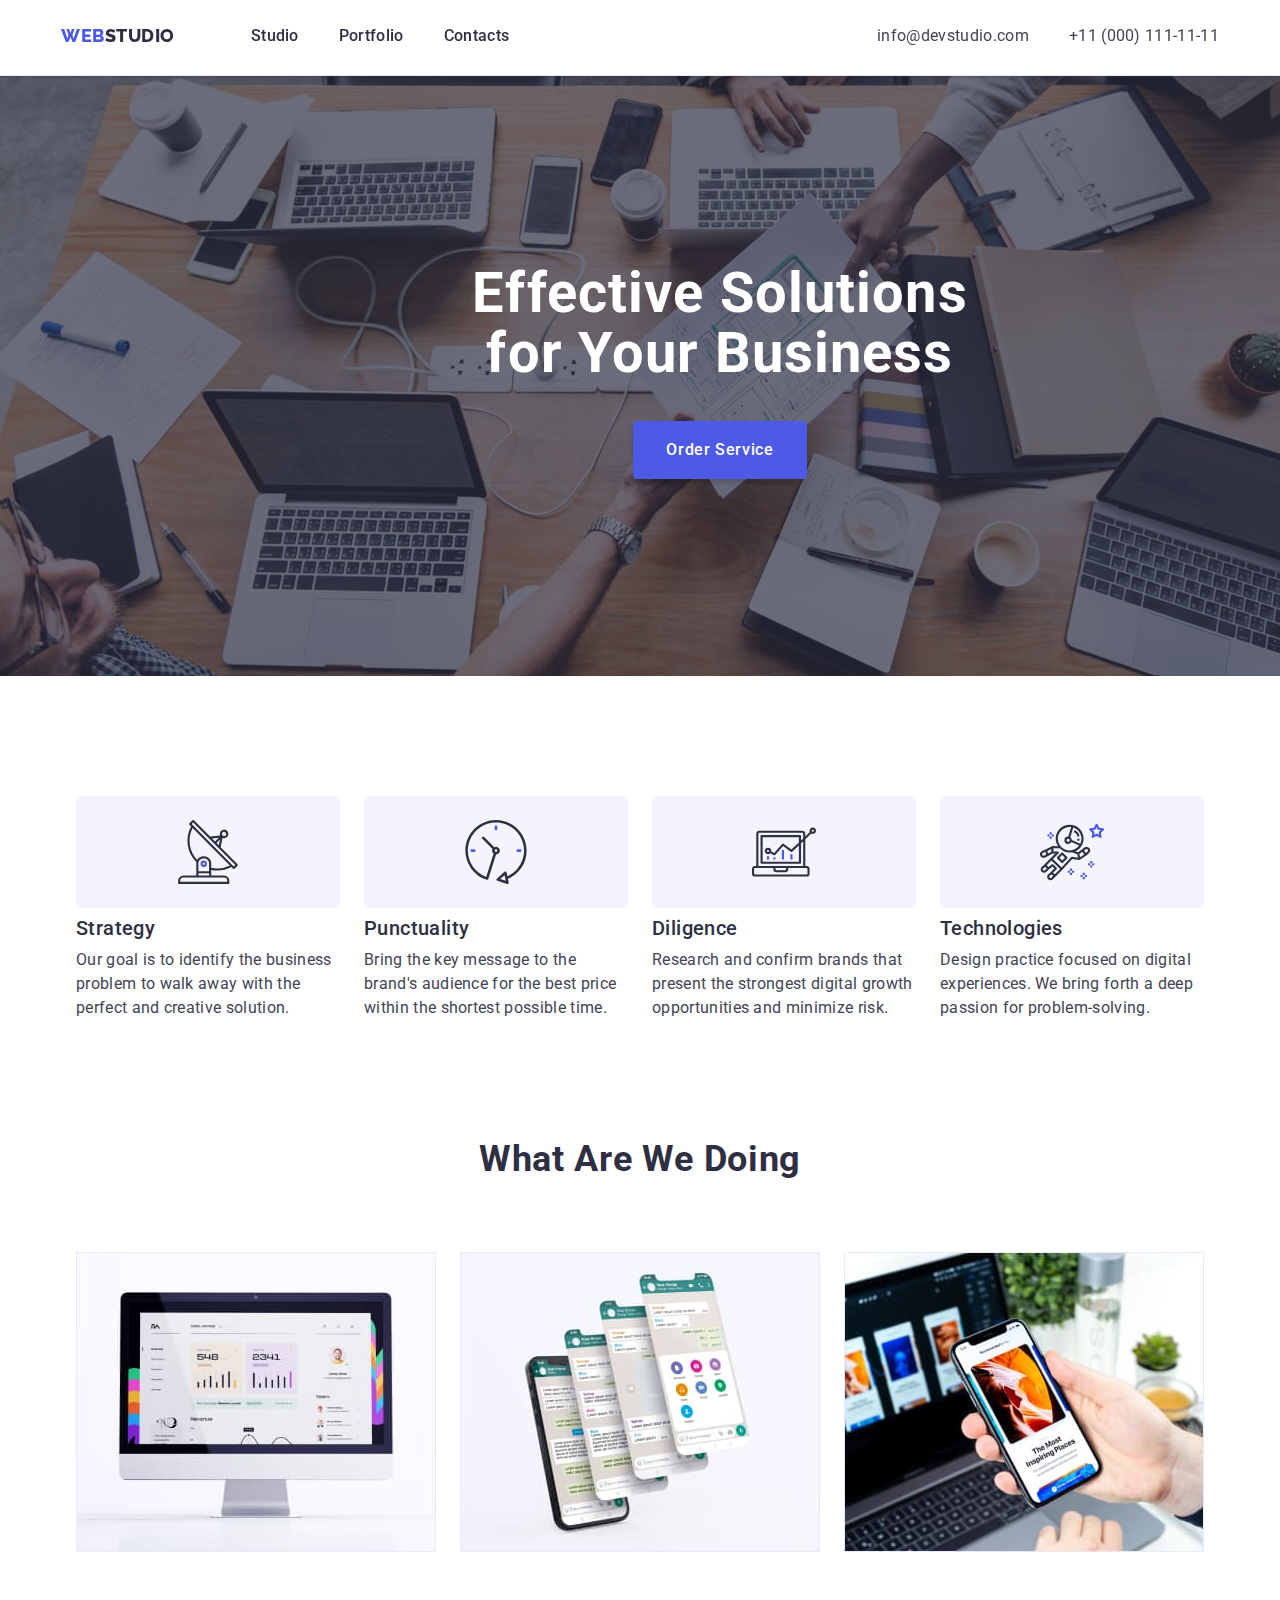
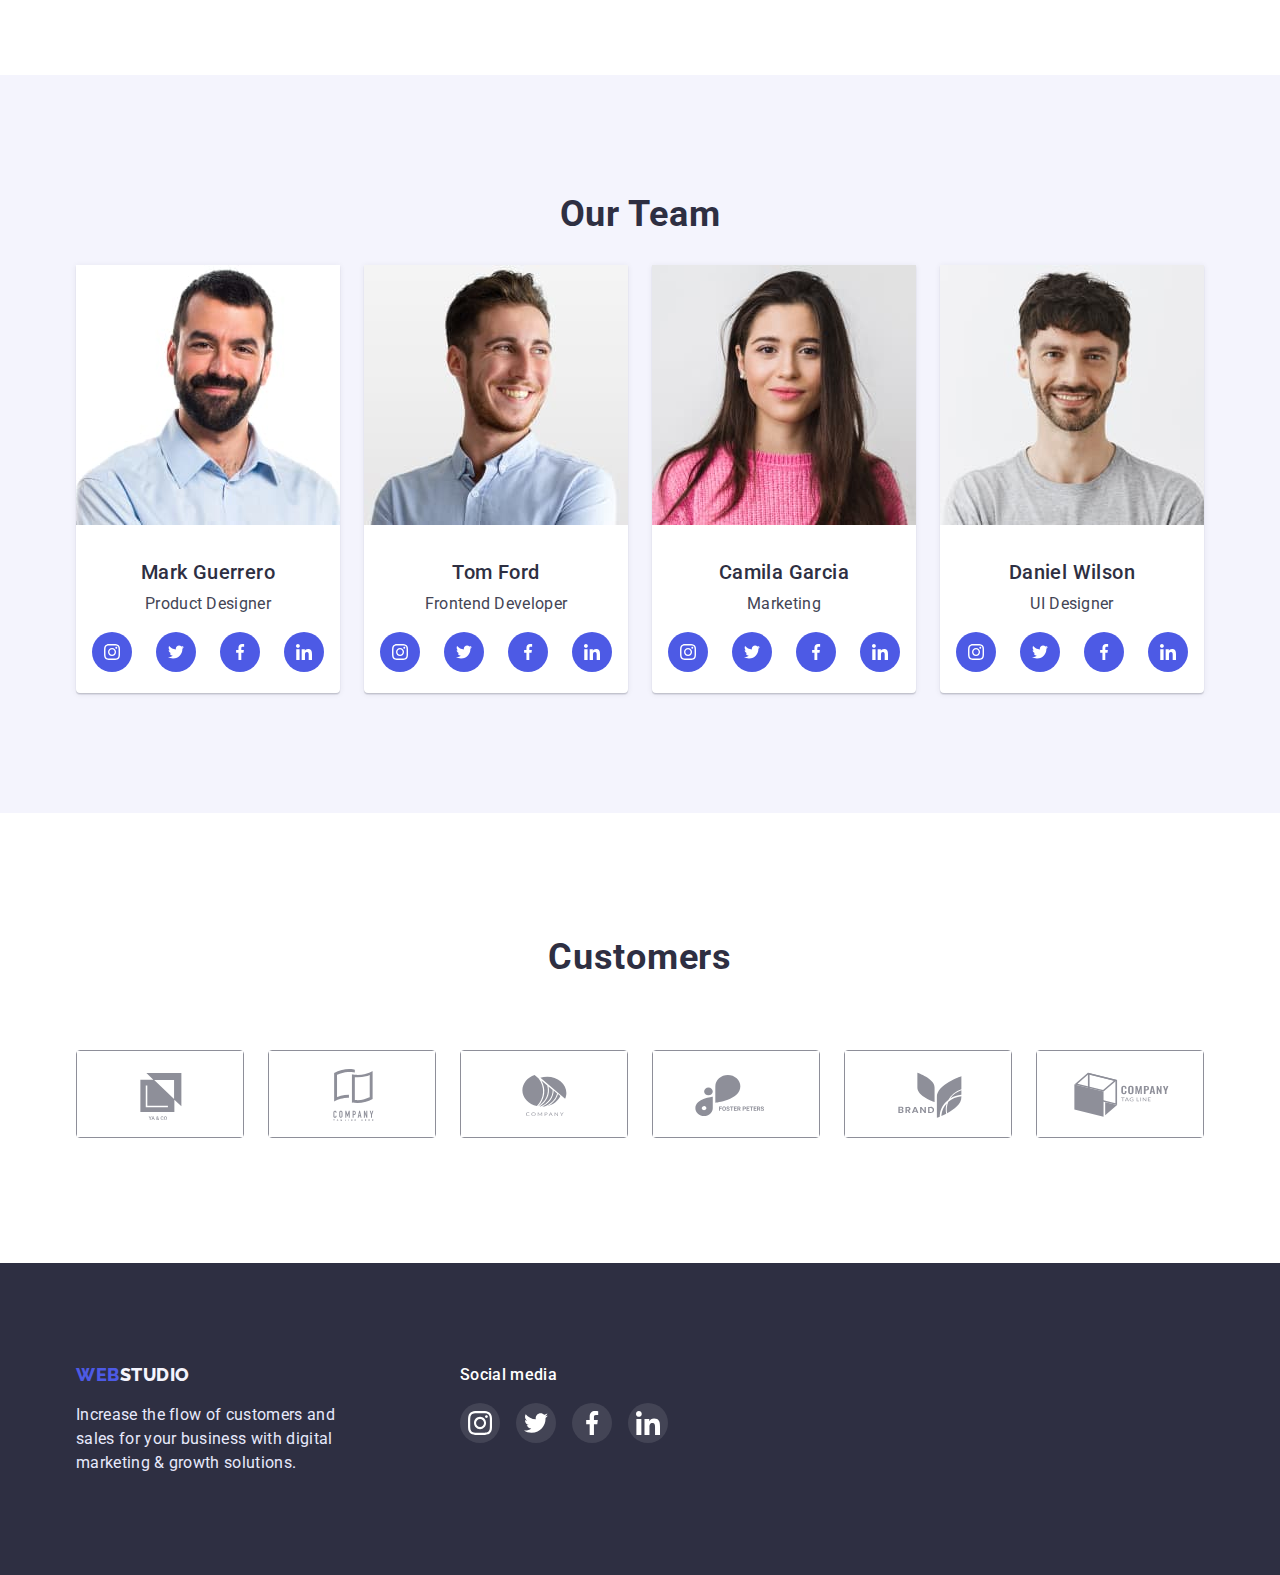
<file: index.html>
<!DOCTYPE html>
<html lang="en">

<head>
    <meta charset="UTF-8">
    <meta http-equiv="X-UA-Compatible" content="IE=edge">
    <meta name="viewport" content="width=device-width, initial-scale=1.0">
    <title>Studio</title>
    <link rel="preconnect" href="https://fonts.googleapis.com">
    <link rel="preconnect" href="https://fonts.gstatic.com" crossorigin>
    <link
        href="https://fonts.googleapis.com/css2?family=Raleway:wght@800&family=Roboto:wght@400;500;700;900&display=swap"
        rel="stylesheet">
    <link rel="stylesheet"
        href="https://cdnjs.cloudflare.com/ajax/libs/modern-normalize/1.1.0/modern-normalize.min.css">
    <link rel="stylesheet" href="./css/main.css">
</head>

<body>

    <header class="header">

        <div class="header-container">
            <nav class="header-nav">
                <a href="./index.html" class="logo">Web<span class="logo-header">Studio</span></a>
                <ul class="header-link list">
                    <li class="item"><a href="./index.html" class="link">Studio</a></li>
                    <li class="item"><a href="./portfolio.html" class="link">Portfolio</a></li>
                    <li class="item"><a href="" class="link">Contacts</a></li>
                </ul>
            </nav>

            <ul class="header-contacts list">
                <li class="item">
                    <a href="mailto:info@devstudio.com" class="contact-link">info@devstudio.com</a>
                </li>
                <li class="item">
                    <a href="tel:+110001111111" class="contact-link">+11 (000) 111-11-11</a>
                </li>
            </ul>
        </div>

    </header>

    <main>

        <section class="hero-section">
            <div class="hero-container">
                <h1 class="hero-text">Effective Solutions for Your Business</h1>
                <button type="button" class="hero-button" data-modal-open>Order Service</button>
            </div>
        </section>

        <section class="about-section section">
            <div class="about-container">
                <h2 class="about-text">About section</h2>
                <ul class="about-title list">
                    <li class="item antenna">
                        <h3 class="subtitle no-margin">Strategy</h3>
                        <p class="text no-margin">
                            Our goal is to identify the business
                            problem to walk away with the perfect and creative solution.
                        </p>
                    </li>
                    <li class="item clock">
                        <h3 class="subtitle no-margin">Punctuality</h3>
                        <p class="text no-margin">
                            Bring the key message to the brand's audience for the best price
                            within the shortest possible time.
                        </p>
                    </li>
                    <li class="item diagram">
                        <h3 class="subtitle no-margin">Diligence</h3>
                        <p class="text no-margin">
                            Research and confirm brands that present the strongest digital growth
                            opportunities and minimize risk.
                        </p>
                    </li>
                    <li class="item astronaut">
                        <h3 class="subtitle no-margin">Technologies</h3>
                        <p class="text no-margin">
                            Design practice focused on digital experiences.
                            We bring forth a deep passion for problem-solving.
                        </p>
                    </li>
                </ul>
            </div>
        </section>

        <section class="picture-section section">
            <div class="picture-container">
                <h2 class="picture-title">what are we doing</h2>
                <ul class="picture list">
                    <li class="item">
                        <img class="img" src="./images/img1.jpg" alt="" width="360" height="300">
                    </li>
                    <li class="item">
                        <img class="img" src="./images/img2.jpg" alt="" width="360" height="300">
                    </li>
                    <li class="item">
                        <img class="img" src="./images/img3.jpg" alt="" width="360" height="300">
                    </li>
                </ul>
            </div>
        </section>

        <section class="team-section section">
            <div class="team-container">
                <h2 class="team-title">Our Team</h2>
                <ul class="team-cards list">
                    <li class="item">
                        <img src="./images/person1.jpg" alt="Mark Guerrero">
                        <h3 class="team-name no-margin">Mark Guerrero</h3>
                        <p class="team-job no-margin">Product Designer</p>
                        <div class="team-icon">
                            <ul class="link-list list">
                                <li class="item-icon">
                                    <a href="https://www.instagram.com/" class="icon-link">
                                        <svg class="instagram icon">
                                            <use href="./images/symbol-defs.svg#instagram"></use>
                                        </svg>
                                    </a>
                                </li>
                            
                                <li class="item-icon">
                                    <a href="https://twitter.com/" class="icon-link">
                                        <svg class="twitter icon">
                                            <use href="./images/symbol-defs.svg#twitter"></use>
                                        </svg>
                                    </a>
                                </li>
                            
                                <li class="item-icon">
                                    <a href="https://www.facebook.com/" class="icon-link">
                                        <svg class="facebook icon">
                                            <use href="./images/symbol-defs.svg#facebook"></use>
                                        </svg>
                                    </a>
                            </li>
                            
                                <li class="item-icon">
                                    <a href="https://www.linkedin.com/" class="icon-link">
                                        <svg class="linkedin icon">
                                            <use href="./images/symbol-defs.svg#linkedin"></use>
                                        </svg>
                                    </a>
                                </li>
                            </ul>
                        </div>
                    </li>
                    <li class="item">
                        <img src="./images/person2.jpg" alt="Tom Ford">
                        <h3 class="team-name no-margin">Tom Ford</h3>
                        <p class="team-job no-margin">Frontend Developer</p>
                        <div class="team-icon">
                            <ul class="link-list list">
                                <li class="item-icon">
                                    <a href="https://www.instagram.com/" class="icon-link">
                                        <svg class="instagram icon">
                                            <use href="./images/symbol-defs.svg#instagram"></use>
                                        </svg>
                                    </a>
                                </li>
                                
                                <li class="item-icon">
                                    <a href="https://twitter.com/" class="icon-link">
                                        <svg class="twitter icon">
                                            <use href="./images/symbol-defs.svg#twitter"></use>
                                        </svg>
                                    </a>
                                </li>
                                
                                <li class="item-icon">
                                    <a href="https://www.facebook.com/" class="icon-link">
                                        <svg class="facebook icon">
                                            <use href="./images/symbol-defs.svg#facebook"></use>
                                        </svg>
                                    </a>
                                </li>
                                
                                <li class="item-icon">
                                    <a href="https://www.linkedin.com/" class="icon-link">
                                        <svg class="linkedin icon">
                                            <use href="./images/symbol-defs.svg#linkedin"></use>
                                        </svg>
                                    </a>
                                </li>
                            </ul>
                        </div>
                    </li>
                    <li class="item">
                        <img src="./images/person3.jpg" alt="Camila Garcia">
                        <h3 class="team-name no-margin">Camila Garcia</h3>
                        <p class="team-job no-margin">Marketing</p>
                        <div class="team-icon">
                            <ul class="link-list list">
                                <li class="item-icon">
                                    <a href="https://www.instagram.com/" class="icon-link">
                                        <svg class="instagram icon">
                                            <use href="./images/symbol-defs.svg#instagram"></use>
                                        </svg>
                                    </a>
                                </li>
                                
                                <li class="item-icon">
                                    <a href="https://twitter.com/" class="icon-link">
                                        <svg class="twitter icon">
                                            <use href="./images/symbol-defs.svg#twitter"></use>
                                        </svg>
                                    </a>
                                </li>
                                
                                <li class="item-icon">
                                    <a href="https://www.facebook.com/" class="icon-link">
                                        <svg class="facebook icon">
                                            <use href="./images/symbol-defs.svg#facebook"></use>
                                        </svg>
                                    </a>
                                </li>
                                
                                <li class="item-icon">
                                    <a href="https://www.linkedin.com/" class="icon-link">
                                        <svg class="linkedin icon">
                                            <use href="./images/symbol-defs.svg#linkedin"></use>
                                        </svg>
                                    </a>
                                </li>
                            </ul>
                        </div>
                    </li>
                    <li class="item">
                        <img src="./images/person4.jpg" alt="Daniel Wilson">
                        <h3 class="team-name no-margin">Daniel Wilson</h3>
                        <p class="team-job no-margin">UI Designer</p>
                        <div class="team-icon">
                            <ul class="link-list list">
                                <li class="item-icon">
                                    <a href="https://www.instagram.com/" class="icon-link">
                                        <svg class="instagram icon">
                                            <use href="./images/symbol-defs.svg#instagram"></use>
                                        </svg>
                                    </a>
                                </li>
                                
                                <li class="item-icon">
                                    <a href="https://twitter.com/" class="icon-link">
                                        <svg class="twitter icon">
                                            <use href="./images/symbol-defs.svg#twitter"></use>
                                        </svg>
                                    </a>
                                </li>
                                
                                <li class="item-icon">
                                    <a href="https://www.facebook.com/" class="icon-link">
                                        <svg class="facebook icon">
                                            <use href="./images/symbol-defs.svg#facebook"></use>
                                        </svg>
                                    </a>
                                </li>
                                
                                <li class="item-icon">
                                    <a href="https://www.linkedin.com/" class="icon-link">
                                        <svg class="linkedin icon">
                                            <use href="./images/symbol-defs.svg#linkedin"></use>
                                        </svg>
                                    </a>
                                </li>
                            </ul>
                        </div>
                    </li>
                </ul>
            </div>
        </section>

        <section class="clients-section section">
            <div class="clients-container">
                <h2 class="clients-title">Customers</h2>
                <ul class="clients-list list">
                    <li class="item">
                        <a href="" class="clients-link">
                            <svg class="clients-icon" width="104" height="56">
                                <use href="./images/symbol-defs.svg#client1"></use>
                            </svg>
                        </a>
                    </li>
                    <li class="item">
                        <a href="" class="clients-link">
                            <svg class="clients-icon" width="104" height="56">
                                <use href="./images/symbol-defs.svg#client2"></use>
                            </svg>
                        </a>
                    </li>
                    <li class="item">
                        <a href="" class="clients-link">
                            <svg class="clients-icon" width="104" height="56">
                                <use href="./images/symbol-defs.svg#client3"></use>
                            </svg>
                        </a>
                    </li>
                    <li class="item">
                        <a href="" class="clients-link">
                            <svg class="clients-icon" width="104" height="56">
                                <use href="./images/symbol-defs.svg#client4"></use>
                            </svg>
                        </a>
                    </li>
                    <li class="item">
                        <a href="" class="clients-link">
                            <svg class="clients-icon" width="104" height="56">
                                <use href="./images/symbol-defs.svg#client5"></use>
                            </svg>
                        </a>
                    </li>
                    <li class="item">
                        <a href="" class="clients-link">
                            <svg class="clients-icon" width="104" height="56">
                                <use href="./images/symbol-defs.svg#client6"></use>
                            </svg>
                        </a>
                    </li>
                </ul>
            </div>
        </section>

    </main>

    <footer class="page-footer">

        <div class="footer-container">
            <div class="footer-title">
                <a href="./index.html" class="logo">Web<span class="logo-footer">Studio</span></a>
                <p class="text-footer">
                    Increase the flow of customers and sales for your business
                    with digital marketing & growth solutions.
                </p>
            </div>

            <div class="social-links">
                <p class="social-title">Social media</p>
                <ul class="social-list list">
                    <li class="item">
                        <a href="https://www.instagram.com/" class="link-footer">
                            <svg class="instagram icon">
                                <use href="./images/symbol-defs.svg#instagram"></use>
                            </svg>
                        </a>
                    </li>
                    <li class="item">
                        <a href="https://twitter.com/" class="link-footer">
                            <svg class="twitter icon">
                                <use href="./images/symbol-defs.svg#twitter"></use>
                            </svg>
                        </a>
                    </li>
                    <li class="item">
                        <a href="https://www.facebook.com/" class="link-footer">
                            <svg class="facebook icon">
                                <use href="./images/symbol-defs.svg#facebook"></use>
                            </svg>
                        </a>
                    </li>
                    <li class="item">
                        <a href="https://www.linkedin.com/" class="link-footer">
                            <svg class="linkedin icon">
                                <use href="./images/symbol-defs.svg#linkedin"></use>
                            </svg>
                        </a>
                    </li>
                </ul>
            </div>
        </div>

    </footer>

    <div class="backdrop is-hidden" data-modal>
        <div class="modal">
            <button data-modal-close type="button" class="button-modal">
                <svg class="icon-close" width="8px" height="8px">
                    <use href="./images/symbol-defs.svg#close-modal"></use>
                </svg>
            </button>
        </div>
    </div>

    <script>
        const { height: pageHeaderHeight } = document
            .querySelector(".header")
            .getBoundingClientRect();

        document.body.style.paddingTop = `${pageHeaderHeight}px`;
    </script>
    <script src="./js/modal.js"></script>

</body>
</html>
</file>
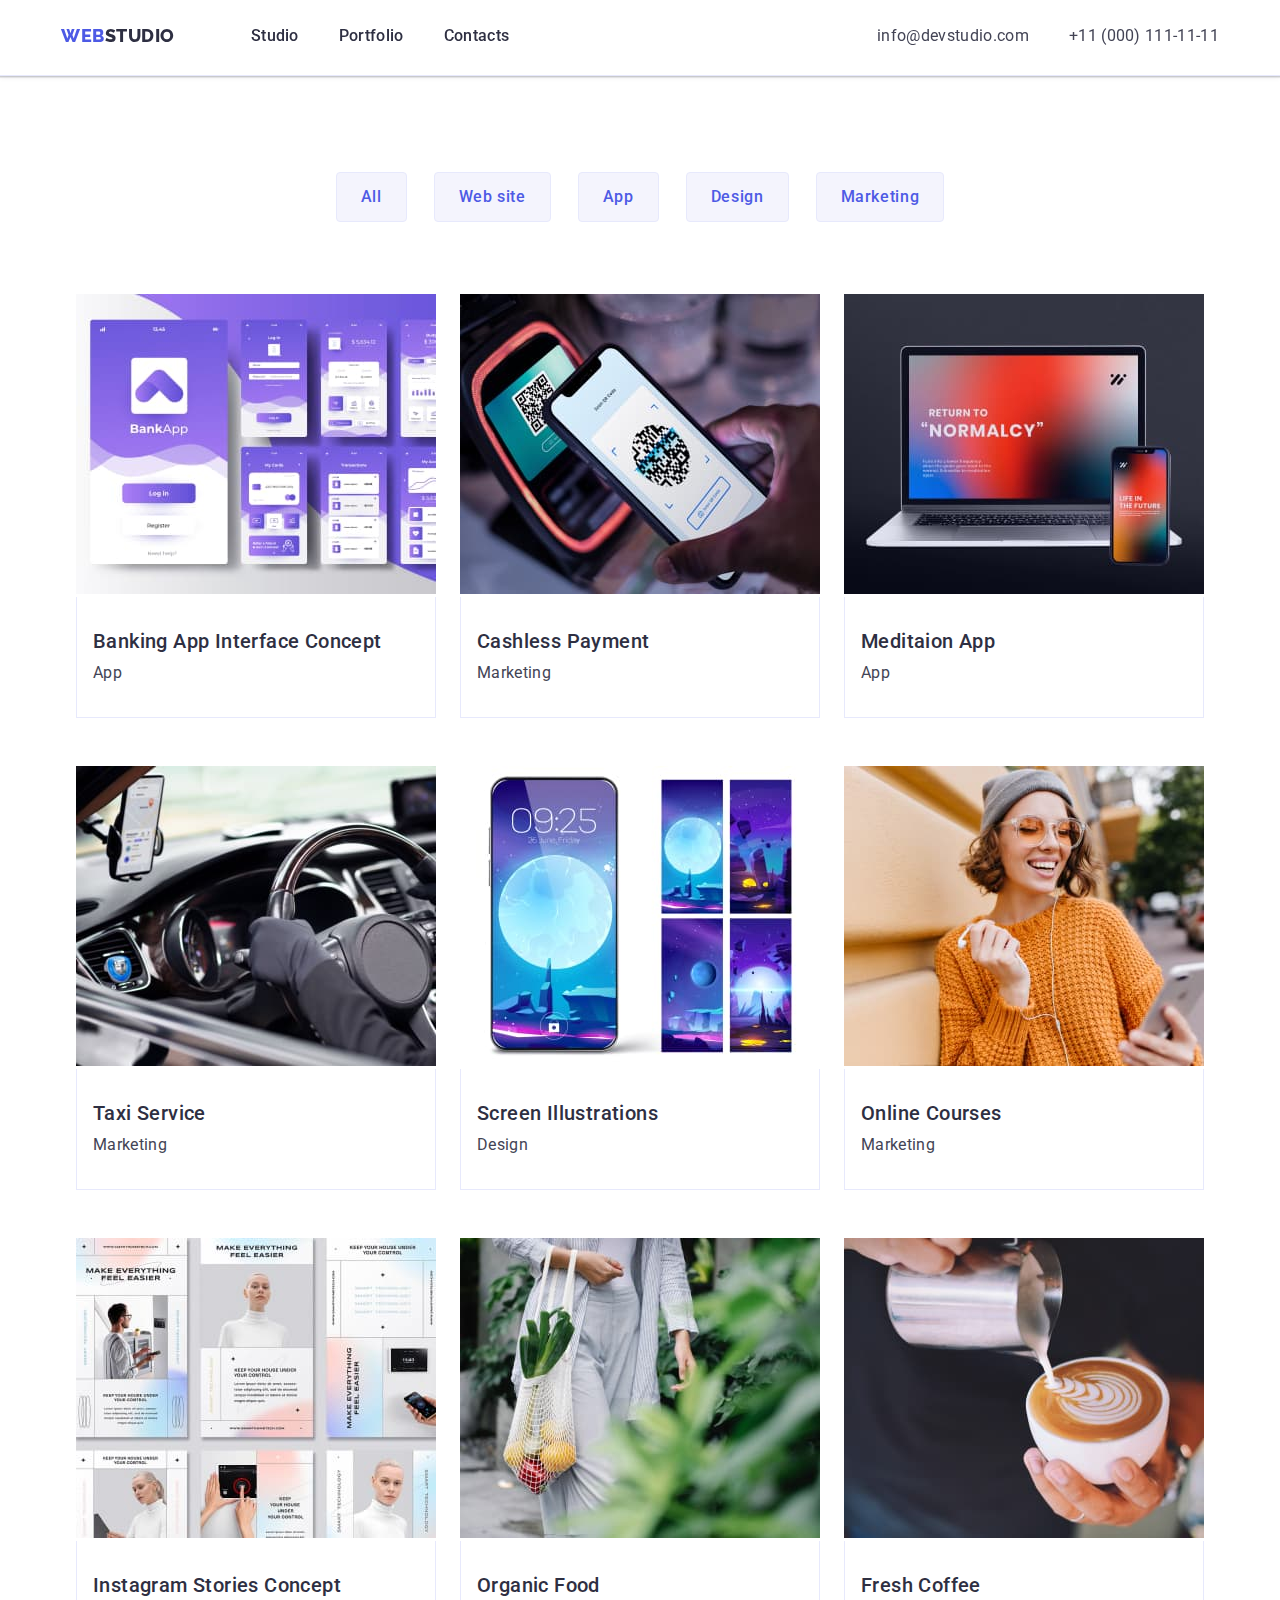
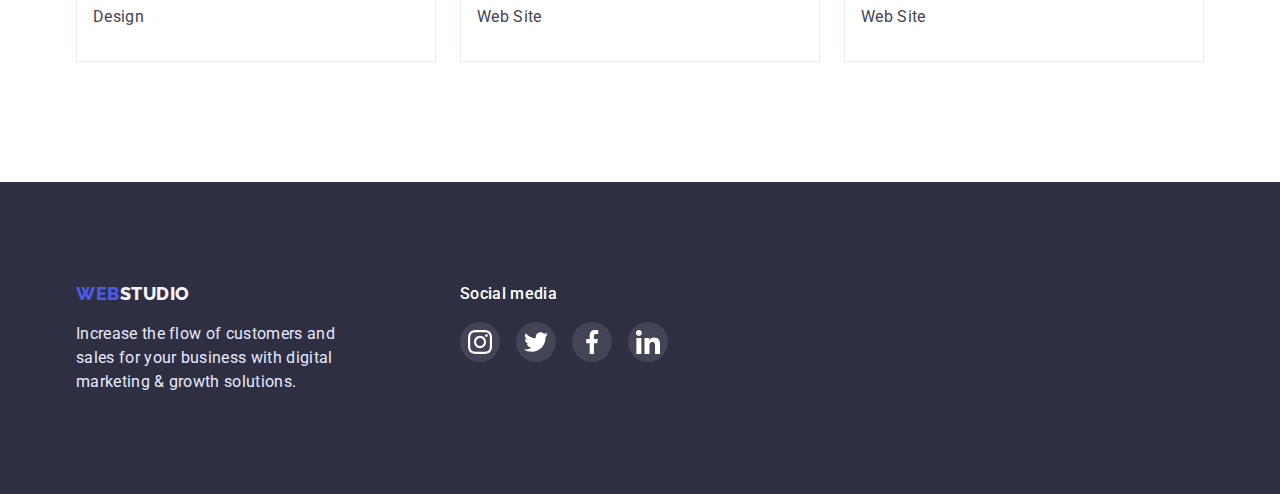
<file: portfolio.html>
<!DOCTYPE html>
<html lang="en">

<head>
    <meta charset="UTF-8">
    <meta http-equiv="X-UA-Compatible" content="IE=edge">
    <meta name="viewport" content="width=device-width, initial-scale=1.0">
    <title>Portfolio</title>
    <link rel="preconnect" href="https://fonts.googleapis.com">
    <link rel="preconnect" href="https://fonts.gstatic.com" crossorigin>
    <link
        href="https://fonts.googleapis.com/css2?family=Raleway:wght@800&family=Roboto:wght@400;500;700;900&display=swap"
        rel="stylesheet">
    <link rel="stylesheet"
        href="https://cdnjs.cloudflare.com/ajax/libs/modern-normalize/1.1.0/modern-normalize.min.css">
    <link rel="stylesheet" href="./css/styles.css">
</head>

<body>

    <header class="header">

        <div class="header-container">
            <nav class="header-nav">
                <a href="./index.html" class="logo">Web<span class="logo-header">Studio</span></a>
                <ul class="header-link list">
                    <li class="item"><a href="./index.html" class="link">Studio</a></li>
                    <li class="item"><a href="./portfolio.html" class="link">Portfolio</a></li>
                    <li class="item"><a href="" class="link">Contacts</a></li>
                </ul>
            </nav>

            <ul class="header-contacts list">
                <li class="item">
                    <a href="mailto:info@devstudio.com" class="contact-link">info@devstudio.com</a>
                </li>
                <li class="item">
                    <a href="tel:+110001111111" class="contact-link">+11 (000) 111-11-11</a>
                </li>
            </ul>
        </div>

    </header>

    <main>
        <section class="section">
            <div class="container">
                <h1 class="hidden-text">About section</h1>
                <ul class="button-section list">
                    <li class="button-item">
                        <button type="button" class="button-nav">All</button>
                        <button type="button" class="button-nav">Web site</button>
                        <button type="button" class="button-nav">App</button>
                        <button type="button" class="button-nav">Design</button>
                        <button type="button" class="button-nav">Marketing</button>
                    </li>
                </ul>

                <ul class="content list">
                    <li class="item">
                        <div class="product-card">
                            <div class="product">
                                <a href="" class="link-card">
                                <img class="img" src="./images/box1.jpg" alt="">
                                <div class="product-overlay">
                                    <div class="product-div">
                                        <p class="product-text">
                                            14 Stylish and User-Friendly App Design Concepts · Task Manager App · Calorie Tracker App · Exotic
                                            Fruit
                                            Ecommerce App ·
                                            Cloud Storage App
                                        </p>
                                    </div>
                                </div>
                            </div>
                            <div class="size-title">
                                <h2 class="title no-margin">Banking App Interface Concept</h2>
                                <p class="desc no-margin">App</p>
                            </div>
                            </a>
                        </div>
                            
                    </li>
                    <li class="item">
                        <div class="product-card">
                            <div class="product">
                                <a href="" class="link-card">
                                    <img class="img" src="./images/box2.jpg" alt="">
                                    <div class="product-overlay">
                                        <div class="product-div">
                                            <p class="product-text">
                                                14 Stylish and User-Friendly App Design Concepts · Task Manager App · Calorie Tracker App · Exotic
                                                Fruit
                                                Ecommerce App ·
                                                Cloud Storage App
                                            </p>
                                        </div>
                                    </div>
                            </div>
                            
                            <div class="size-title">
                                <h2 class="title no-margin">Cashless Payment</h2>
                                <p class="desc no-margin">Marketing</p>
                            </div>
                            </a>
                        </div>
                        
                    </li>
                    <li class="item">
                        <div class="product-card">
                            <div class="product">
                                <a href="" class="link-card">
                                <img class="img" src="./images/box3.jpg" alt="">
                                    <div class="product-overlay">
                                        <div class="product-div">
                                            <p class="product-text">
                                                14 Stylish and User-Friendly App Design Concepts · Task Manager App · Calorie Tracker App · Exotic
                                                Fruit
                                                Ecommerce App ·
                                                Cloud Storage App
                                            </p>
                                        </div>
                                    </div>
                            </div>
                            <div class="size-title">
                                <h2 class="title no-margin">Meditaion App</h2>
                                <p class="desc no-margin">App</p>
                            </div>
                            </a>
                        </div>
                        
                            
                    </li>
                    <li class="item">
                        <div class="product-card">
                            <div class="product">
                                <a href="" class="link-card">
                                    <img class="img" src="./images/box4.jpg" alt="">
                                    <div class="product-overlay">
                                        <div class="product-div">
                                            <p class="product-text">
                                                14 Stylish and User-Friendly App Design Concepts · Task Manager App · Calorie Tracker App ·
                                                Exotic
                                                Fruit
                                                Ecommerce App ·
                                                Cloud Storage App
                                            </p>
                                        </div>
                                    </div>
                            </div>
                        
                            <div class="size-title">
                                <h2 class="title no-margin">Taxi Service</h2>
                                <p class="desc no-margin">Marketing</p>
                            </div>
                            </a>
                        </div>
                    </li>
                    <li class="item">
                        <div class="product-card">
                            <div class="product">
                                <a href="" class="link-card">
                                    <img class="img" src="./images/box5.jpg" alt="">
                                    <div class="product-overlay">
                                        <div class="product-div">
                                            <p class="product-text">
                                                14 Stylish and User-Friendly App Design Concepts · Task Manager App · Calorie Tracker App ·
                                                Exotic
                                                Fruit
                                                Ecommerce App ·
                                                Cloud Storage App
                                            </p>
                                        </div>
                                    </div>
                            </div>
                        
                            <div class="size-title">
                                <h2 class="title no-margin">Screen Illustrations</h2>
                                <p class="desc no-margin">Design</p>
                            </div>
                            </a>
                        </div>
                    </li>
                    <li class="item">
                        <div class="product-card">
                            <div class="product">
                                <a href="" class="link-card">
                                    <img class="img" src="./images/box6.jpg" alt="">
                                    <div class="product-overlay">
                                        <div class="product-div">
                                            <p class="product-text">
                                                14 Stylish and User-Friendly App Design Concepts · Task Manager App · Calorie Tracker App ·
                                                Exotic
                                                Fruit
                                                Ecommerce App ·
                                                Cloud Storage App
                                            </p>
                                        </div>
                                    </div>
                            </div>               
                            <div class="size-title">
                                <h2 class="title no-margin">Online Courses</h2>
                                <p class="desc no-margin">Marketing</p>
                            </div>
                            </a>
                        </div>
                    </li>
                    <li class="item">
                        <div class="product-card">
                            <div class="product">
                                <a href="" class="link-card">
                                    <img class="img" src="./images/box7.jpg" alt="">
                                    <div class="product-overlay">
                                        <div class="product-div">
                                            <p class="product-text">
                                                14 Stylish and User-Friendly App Design Concepts · Task Manager App · Calorie Tracker App ·
                                                Exotic
                                                Fruit
                                                Ecommerce App ·
                                                Cloud Storage App
                                            </p>
                                        </div>
                                    </div>
                            </div>           
                            <div class="size-title">
                                <h2 class="title no-margin">Instagram Stories Concept</h2>
                                <p class="desc no-margin">Design</p>
                            </div>
                            </a>
                        </div>
                    </li>
                    <li class="item">
                        <div class="product-card">
                            <div class="product">
                                <a href="" class="link-card">
                                    <img class="img" src="./images/box8.jpg" alt="">
                                    <div class="product-overlay">
                                        <div class="product-div">
                                            <p class="product-text">
                                                14 Stylish and User-Friendly App Design Concepts · Task Manager App · Calorie Tracker App ·
                                                Exotic
                                                Fruit
                                                Ecommerce App ·
                                                Cloud Storage App
                                            </p>
                                        </div>
                                    </div>
                            </div>              
                            <div class="size-title">
                                <h2 class="title no-margin">Organic Food</h2>
                                <p class="desc no-margin">Web Site</p>
                            </div>
                            </a>
                        </div>
                    </li>
                    <li class="item">
                        <div class="product-card">
                            <div class="product">
                                <a href="" class="link-card">
                                    <img class="img" src="./images/box9.jpg" alt="">
                                    <div class="product-overlay">
                                        <div class="product-div">
                                            <p class="product-text">
                                                14 Stylish and User-Friendly App Design Concepts · Task Manager App · Calorie Tracker App ·
                                                Exotic
                                                Fruit
                                                Ecommerce App ·
                                                Cloud Storage App
                                            </p>
                                        </div>
                                    </div>
                            </div>
                            <div class="size-title">
                                <h2 class="title no-margin">Fresh Coffee</h2>
                                <p class="desc no-margin">Web Site</p>
                            </div>
                            </a>
                        </div>
                    </li>
                </ul>
            </div>
        </section>
    </main>

    <footer class="page-footer">
    
        <div class="footer-container">
            <div class="footer-title">
                <a href="./index.html" class="logo">Web<span class="logo-footer">Studio</span></a>
                <p class="text-footer">
                    Increase the flow of customers and sales for your business
                    with digital marketing & growth solutions.
                </p>
            </div>
    
            <div class="social-links">
                <p class="social-title">Social media</p>
                <ul class="social-list list">
                    <li class="item">
                        <a href="https://www.instagram.com/" class="link-footer">
                            <svg class="instagram icon">
                                <use href="./images/symbol-defs.svg#instagram"></use>
                            </svg>
                        </a>
                    </li>
                    <li class="item">
                        <a href="https://twitter.com/" class="link-footer">
                            <svg class="twitter icon">
                                <use href="./images/symbol-defs.svg#twitter"></use>
                            </svg>
                        </a>
                    </li>
                    <li class="item">
                        <a href="https://www.facebook.com/" class="link-footer">
                            <svg class="facebook icon">
                                <use href="./images/symbol-defs.svg#facebook"></use>
                            </svg>
                        </a>
                    </li>
                    <li class="item">
                        <a href="https://www.linkedin.com/" class="link-footer">
                            <svg class="linkedin icon">
                                <use href="./images/symbol-defs.svg#linkedin"></use>
                            </svg>
                        </a>
                    </li>
                </ul>
            </div>
        </div>
    
    </footer>

    <script>
        const { height: pageHeaderHeight } = document
          .querySelector(".header")
          .getBoundingClientRect();

        document.body.style.paddingTop = `${pageHeaderHeight}px`;
    </script>

</body>
</html>
</file>
<file: css/main.css>
:root {
    --primary-text-color: #2E2F42;
    --primary-white-color: #FFFFFF;
    --title-text-color: #434455;
    --accent-color: #4D5AE5;
    --hover-color: #404BBF;
    --background-team: #F4F4FD;
    --accent-button: rgba(46, 47, 66, 0.7);
    --background-button: rgba(0, 0, 0, 0.15);
    --clients-button-color: #8E8F99;
    --footer-text-color: #E7E9FC;
    --footer-link-color: #31D0AA;
    --border-icon-color: #D0D2E3;

    --timing-function: cubic-bezier(0.4, 0, 0.2, 1);
}

body {
    font-family: 'Roboto', sans-serif;
    font-size: 14px;
    color: var(--primary-text-color);
    background-color: var(--primary-white-color);
}

/*--utilities--*/

.no-margin {
    margin-top: 0;
    margin-bottom: 0;
}

.list {
    padding: 0;
    margin: 0;
    list-style: none;
}

.section {
    padding-top: 120px;
    padding-bottom: 120px;
}

/*--header--*/

.header {
    position: fixed;
    z-index: 1;
    

    width: 100%;
    min-height: 76px;

    top: 0;
    left: 0;

    border-bottom: 1px solid #E7E9FC;
    box-shadow: 0px 2px 1px rgba(46, 47, 66, 0.08), 0px 1px 1px rgba(46, 47, 66, 0.16), 0px 1px 6px rgba(46, 47, 66, 0.08);
    background-color: var(--primary-white-color)
}

.header-container {
    display: flex;
    align-items: center;

    margin-left: auto;
    margin-right: auto;

    width: 1158px;
}

.header-nav {
    display: flex;
    align-items: center;
}

.logo {
    padding-top: 24px;
    padding-bottom: 24px;

    font-family: 'Raleway';
    font-weight: 800;
    font-size: 18px;
    text-decoration: none;
    line-height: 1.33;
    letter-spacing: 0.03em;

    text-transform: uppercase;

    color: var(--accent-color);

}

.logo-header {
    color: var(--primary-text-color);
}

.header-link {
    display: flex;
}

.header-link .item:first-child {
    margin-left: 76px;
}

.header-link .link {
    display: block;
    padding-top: 24px;
    padding-bottom: 24px;
}

.header-link .item+.item {
    margin-left: 40px;
}

.link {
    font-weight: 500;
    font-size: 16px;
    line-height: 1.5;
    letter-spacing: 0.02em;

    vertical-align: top;
    text-decoration: none;

    position: relative;

    transition: 250ms var(--timing-function);

    color: var(--primary-text-color);

}

.link:hover,
.link:focus {
    color: var(--hover-color);
}

.link:active {
    background-color: var(--hover-color);
    
}

.link::after {
    content: '';
    display: block;

    position: absolute;

    border-radius: 2px;

    width: 100%;
    height: 4px;

    left: 0;
    bottom: 0;

    transform: scaleX(0);
    transition: transform 250ms var(--timing-function);

    background-color: var(--hover-color);
}

.link:hover::after {
    transform: scaleX(1);
}

.header-contacts {
    display: flex;
    margin-left: auto;
}

.header-contacts .item:not(:last-child) {
    margin-right: 40px;
}

.contact-link {
    display: inline-block;
    padding-top: 24px;
    padding-bottom: 24px;

    text-decoration: none;
    font-weight: 400;
    font-size: 16px;
    line-height: 1.5;
    letter-spacing: 0.02em;

    transition: 250ms var(--timing-function);

    color: var(--title-text-color);
}

.contact-link:hover,
.contact-link:focus {
    color: var(--hover-color);
}





/*--- main ---*/



.hero-section {
    width: 1440px;
    height: 600px;

    background-color: var(--primary-text-color);
    background-image: linear-gradient(to right,
            rgba(46, 47, 66, 0.7),
            rgba(46, 47, 66, 0.7)),
        url(../images/people-office.jpg);
    background-size: cover;

    margin-right: auto;
    margin-left: auto;
}

.hero-container {
    max-width: 1440px;

    padding-top: 188px;
    padding-bottom: 188px;

    margin-left: auto;
    margin-right: auto;

    text-align: center;


}

.container {
    width: 1158px;

    margin-right: auto;
    margin-left: auto;

    padding-top: 188px;
    padding-bottom: 188px;

    text-align: center;
}

.hero-text {
    font-weight: 700;
    font-size: 56px;
    line-height: 1.07;

    width: 496px;

    margin-top: 0;
    margin-left: auto;
    margin-right: auto;


    text-align: center;
    letter-spacing: 0.02em;

    color: var(--primary-white-color);
}

.hero-button {
    display: inline-block;

    min-width: 169px;

    padding: 16px 32px;

    font-weight: 500;
    font-size: 16px;
    line-height: 1.5;
    text-align: center;
    align-items: center;
    letter-spacing: 0.04em;

    box-shadow: 0px 4px 4px rgba(0, 0, 0, 0.15);
    border-radius: 4px;

    border: 1px solid transparent;
    cursor: pointer;

    transition: background-color 250ms var(--timing-function),
    250ms var(--timing-function);


    color: var(--primary-white-color);
    background-color: var(--accent-color);
}

.hero-button:hover,
.hero-button:focus {
    background-color: var(--hover-color);
    color: var(--background-team);
}

.backdrop {
    position: fixed;

    width: 100%;
    height: 100%;

    top: 0;
    left: 0;

    background-color: rgba(46, 47, 66, 0.7)
}

.backdrop.is-hidden {
    opacity: 0;
    pointer-events: none;
}

.backdrop.is-hidden .modal {
    transform: translate(-50%, -50%) scale(1.1);
}

.modal {
    min-width: 408px;
    min-height: 576px;

    position: absolute;
    top: 50%;
    left: 50%;

    transform: translate(-50%, -50%) scale(1);
    transition: 250ms var(--timing-function);

    background-color:  var(--primary-white-color);
}


.button-modal {
    position: absolute;
    
    top:24px;
    right:24px;

    width: 24px;
    height: 24px;

    cursor: pointer;

    border: 1px solid var(--border-icon-color);
    border-radius: 50%;

    padding: 0;

    transition: background-color 250ms var(--timing-function);

    background-color: var(--footer-text-color);
    

}

.button-modal:hover,
.button-modal:focus {
    background-color: var(--hover-color);
}

.button-modal:hover .icon-close,
.button-modal:focus .icon-close {
    fill: var(--primary-white-color);
}

.icon-close {
    transition: fill var(--timing-function);
}



/*--- about section ---*/



.about-section {

}

.about-container {
    width: 1158px;

    margin-right: auto;
    margin-left: auto;

    padding-right: 15px;
    padding-left: 15px;
}

.about-text {
    display: none;
    visibility: hidden;
}

.about-title {
    display: flex;
}

.div-icon {
    width: 264px;
    height: 112px;

    margin-bottom: 8px;

    background-color: var(--background-team);
}

.about-title .item {
    width: 264px;
    height: 224px;
}

.about-title .item:before {
    content: "";
    display: block;

    height: 112px;

    margin-bottom: 8px;


    background-repeat: no-repeat;
    background-color: var(--background-team);
    background-position: center;

}

.antenna:before {
    background-image: url(../images/antenna.svg);
}

.clock:before {
    background-image: url(../images/clock.svg);
}

.diagram::before {
    background-image: url(../images/diagram.svg);
}

.astronaut::before {
    background-image: url(../images/astronaut.svg);
}





.about-title .item:not(:last-child) {
    margin-right: 24px;
}

.subtitle {
    margin-bottom: 8px;

    font-weight: 500;
    font-size: 20px;
    line-height: 1.2;
    letter-spacing: 0.02em;

    color: var(--primary-text-color)
}

.text {
    font-size: 16px;

    line-height: 24px;
    letter-spacing: 0.02em;

    color: var(--title-text-color)
}




/*--- Picture section ---*/



.picture-section {
    padding-top: 0;
}

.picture-container {
    width: 1158px;

    margin-left: auto;
    margin-right: auto;

    padding-left: 15px;
    padding-right: 15px;
}

.picture-title {
    margin-top: 0;
    margin-bottom: 72px;

    font-weight: 700;
    font-size: 36px;

    line-height: 1.11;
    text-align: center;
    letter-spacing: 0.02em;
    text-transform: capitalize;

    color: var(--primary-text-color);
}

.picture {
    display: flex;
}

.picture .item {
    display: block;
}

.picture .item:not(:last-child) {
    margin-right: 24px;
}





/*--- Team section ---*/




.team-section {
    background-color: var(--background-team);
}

.team-container {
    width: 1158px;

    margin-left: auto;
    margin-right: auto;

    padding-left: 15px;
    padding-right: 15px;
}

.team-title {
    margin-top: 0;

    font-weight: 700;
    font-size: 36px;
    line-height: 1.11;

    text-align: center;
    letter-spacing: 0.02em;
    text-transform: capitalize;

    color: var(--primary-text-color)
}

.team-cards {
    display: flex;
}

.team-cards .item {
    width: 264;
    height: 428px;

    background-color: var(--primary-white-color);
    box-shadow: 0px 1px 6px rgba(46, 47, 66, 0.08), 0px 1px 1px rgba(46, 47, 66, 0.16), 0px 2px 1px rgba(46, 47, 66, 0.08);
    border-radius: 0px 0px 4px 4px;
}

.team-cards .item:not(:last-child) {
    margin-right: 24px;
}

.team-name {
    font-weight: 500;
    font-size: 20px;

    line-height: 1.2;
    text-align: center;
    letter-spacing: 0.02em;

    color: var(--primary-text-color);
}

.item .team-name {
    margin-top: 32px;
}

.team-job {
    margin-top: 8px;

    font-weight: 400;
    font-size: 16px;
    line-height: 1.5;

    text-align: center;
    letter-spacing: 0.02em;

    color: var(--title-text-color);
}

.team-icon {
    margin-top: 8px;
}

.item-icon {
    width: 40px;
    height: 40px;
}

.link-list {
    display: flex;
    justify-content: center;
}

.item-icon + .item-icon {
    margin-left: 24px;
}

.icon-link {
    display: flex;
   
    width: 100%;
    height: 100%;

    padding: 12px;
    margin-top: 8px;

    border: none;
    border-radius: 50%;

    cursor: pointer;

    transition: background-color 250ms var(--timing-function);

    fill: var(--primary-white-color);
    background-color: var(--accent-color);
}

.icon-link .icon {
    width: 16px;
    height: 16px;
}

.icon-link:hover,
.icon-link:focus {
    background-color: var(--hover-color);
}








/*--- Clients section ---*/



.clients-section {
    padding-top: 125px;
    padding-bottom: 125px;
}

.clients-container {
    width: 1158px;

    margin-left: auto;
    margin-right: auto;

    padding-left: 15px;
    padding-right: 15px;
}

.clients-title {
    margin-top: 0;
    margin-bottom: 72px;

    font-weight: 700;
    font-size: 36px;
    line-height: 1.11;
    text-align: center;
    letter-spacing: 0.02em;
    
    text-transform: capitalize;

    color: var(--primary-text-color);
}

.clients-list {
    display: flex;
}

.clients-list .item {
    width: 168px;
    height: 88px;
    
    border: 1px solid var(--clients-button-color);
    border-radius: 4px;

    transition: border-color 250ms var(--timing-function);

}

.clients-list .item:not(:last-child) {
    margin-right: 24px;
}

.clients-link {
    display: flex;
    justify-content: center;
    align-items: center;
    
    width: 100%;
    height: 100%;
    
    cursor: pointer;

    transition: fill 250ms var(--timing-function);

    fill: var(--clients-button-color);
    background-color: var(--primary-white-color);
}

.clients-link:hover,
.clients-link:focus {
    fill: var(--hover-color);
}

.clients-list .item:hover,
.clients-list .item:focus {
    border-color: var(--hover-color);
}

.clients-icon {
    width: 104px;
    height: 56px;
}


/*--- Footer ---*/




.page-footer {
    padding-top: 100px;
    padding-bottom: 100px;
    
    background-color: var(--primary-text-color);
}


.footer-container {
    width: 1158px;

    display: flex;

    margin-right: auto;
    margin-left: auto;

    padding-left: 15px;
    padding-right: 15px;
}

.footer-div {

}


.logo-footer {
    font-weight: 800;
    font-size: 18px;
    line-height: 1.16;

    align-items: center;
    letter-spacing: 0.03em;
    text-transform: uppercase;

    color: var(--background-team);
}


.text-footer {
    font-weight: 400;
    font-size: 16px;
    line-height: 1.5;
    letter-spacing: 0.02em;

    display: flex;

    margin: 0;

    margin-top: 16px;

    width: 264px;

    color: var(--footer-text-color);

}

.social-links {
    margin-left: 120px;
}

.social-title {
    margin-top: 0;
    margin-bottom: 16px;

    font-weight: 500;
    font-size: 16px;
    line-height: 1.5;
    letter-spacing: 0.02em;

    color: var(--primary-white-color);
}

.social-list {
    display: flex;
}

.social-list .item {
    width: 40px;
    height: 40px;

}

.link-footer:hover,
.link-footer:focus {
    background-color: var(--footer-link-color)
}



.social-list .item:not(:last-child) {
    margin-right: 16px;
}

.link-footer {
    fill: var(--primary-white-color);

    width: 100%;
    height: 100%;

    cursor: pointer;

    border: none;
    border-radius: 50%;

    padding: 0;
    margin: 0;

    display: flex;
    justify-content: center;
    align-items: center;

    transition: 250ms var(--timing-function);

    background-color: rgba(255, 255, 255, 0.1);
}

.link-footer .icon {
    width: 24px;
    height: 24px;
}
</file>
<file: css/styles.css>
:root {
    --primary-text-color: #2E2F42;
    --primary-white-color: #FFFFFF;
    --title-text-color: #434455;
    --accent-color: #4D5AE5;
    --background-team: #F4F4FD;
    --accent-button: rgba(46, 47, 66, 0.7);
    --background-button: rgba(0, 0, 0, 0.15);
    --clients-button-color: #8E8F99;
    --footer-text-color: #E7E9FC;
    --hover-color: #404BBF;
    --footer-link-color: #31D0AA;

    --timing-function: cubic-bezier(0.4, 0, 0.2, 1);
}

body {
    font-family: 'Roboto', sans-serif;
    font-size: 14px;
    color: var(--primary-text-color);
    background-color: var(--primary-white-color);
}

/*--utilities--*/

.no-margin {
    margin-top: 0;
    margin-bottom: 0;
}

.list {
    padding: 0;
    margin: 0;
    list-style: none;
}

.section {
    padding-top: 120px;
    padding-bottom: 120px;
}

/*--header--*/

.header {
    position: fixed;
    z-index: 1;
    
    width: 100%;
    min-height: 76px;
    
    top: 0;
    left: 0;
    
    border-bottom: 1px solid #E7E9FC;
    box-shadow: 0px 2px 1px rgba(46, 47, 66, 0.08), 0px 1px 1px rgba(46, 47, 66, 0.16), 0px 1px 6px rgba(46, 47, 66, 0.08);

    background-color: var(--primary-white-color)
}



.header-container {
    display: flex;
    align-items: center;

    margin-left: auto;
    margin-right: auto;

    width: 1158px;
}

.header-nav {
    display: flex;
    align-items: center;
}

.logo {
    padding-top: 24px;
    padding-bottom: 24px;

    font-family: 'Raleway';
    font-weight: 800;
    font-size: 18px;
    text-decoration: none;
    line-height: 1.33;
    letter-spacing: 0.03em;

    text-transform: uppercase;

    color: var(--accent-color);

}

.logo-header {
    color: var(--primary-text-color);
}

.header-link {
    display: flex;
}

.header-link .item:first-child {
    margin-left: 76px;
}

.header-link .link {
    display: block;

    padding-top: 24px;
    padding-bottom: 24px;
}

.header-link .item+.item {
    margin-left: 40px;
}

.link {
    font-weight: 500;
    font-size: 16px;
    line-height: 1.5;
    letter-spacing: 0.02em;

    vertical-align: top;
    text-decoration: none;

    position: relative;

    transition: 250ms var(--timing-function);

    color: var(--primary-text-color);

}

.link:hover,
.link:focus {
    color: var(--hover-color);
}

.link::after {
   content: '';
   display: block;

   position: absolute;

   border-radius: 2px;
   
   width: 100%;
   height: 4px;

   left: 0;
   bottom: 0;

   transform: scaleX(0);
   transition: transform 250ms var(--timing-function);

   background-color: var(--hover-color);
}

.link:hover::after {
    transform: scaleX(1);
}

.header-contacts {
    display: flex;
    margin-left: auto;
}

.header-contacts .item:not(:last-child) {
    margin-right: 40px;
}

.contact-link {
    display: inline-block;
    
    padding-top: 24px;
    padding-bottom: 24px;

    text-decoration: none;
    
    font-weight: 400;
    font-size: 16px;
    line-height: 1.5;
    letter-spacing: 0.02em;

    transition: 250ms var(--timing-function);

    color: var(--title-text-color);
}

.contact-link:hover,
.contact-link:focus {
    color: var(--hover-color);
}



/*--- Main ---*/




.section {
    padding-top: 96px;
    padding-bottom: 120px;
}

.container {
    width: 1158px;

    margin-right: auto;
    margin-left: auto;

    padding-left: 15px;
    padding-right: 15px;
}

.hidden-text {
    display: none;
    visibility: hidden;
}

.container .button-section {
    margin-bottom: 72px;

    text-align: center;
}

.button-item .button-nav:not(:last-child) {
    margin-right: 24px;
}

.button-nav {
    font-weight: 500;
    font-size: 16px;
    line-height: 1.5;
    align-items: center;
    text-align: center;
    letter-spacing: 0.04em;

    padding: 12px 24px;

    cursor: pointer;
    
    border: 1px solid var(--footer-text-color);
    border-radius: 4px;

    transition: 250ms var(--timing-function);

    color: var(--accent-color);
    background-color: var(--background-team);
}

.button-nav:hover,
.button-nav:focus {
    box-shadow: 0px 3px 1px rgba(0, 0, 0, 0.1), 0px 2px 1px rgba(0, 0, 0, 0.08), 0px 2px 2px rgba(0, 0, 0, 0.12);

    color: var(--primary-white-color);
    background-color: var(--hover-color);
}

.content {
    display: flex;
    flex-wrap: wrap;
}

.content .item {
    width: 360px;
    margin-right: 24px;
    margin-bottom: 48px;
}

.content .item:nth-child(3n) {
    margin-right: 0;
}

.content .item:nth-last-child(-n+3) {
    margin-bottom: 0;
}

.link-card {
    text-decoration: none;
}

.link-card:hover,
.link-card:focus {

}

.product {
    position: relative;
    overflow: hidden;
    
}

.product-overlay {
    position: absolute;
    top: 0;
    left: 0;    
    width: 100%;
    height: 100%;
    
    
    transform: translateY(100%);
    transition: 250ms var(--timing-function);
    
    color: var(--background-team);
    background-color: var(--accent-color);

}

.product-card:hover .product-overlay {
    transform: translateY(0);
}

.product-card:hover {
    box-shadow: 0px 1px 6px rgba(46, 47, 66, 0.08), 0px 1px 1px rgba(46, 47, 66, 0.16), 0px 2px 1px rgba(46, 47, 66, 0.08);
}


.product-div {
    position: absolute;


    width: 100%;
    height: 100%;
    
    opacity: 1;

    transition: 250ms var(--timing-function);
    
    color: var(--background-team);
    

}

.product-text {
    font-weight: 400;
    font-size: 16px;
    line-height: 1.5;
    letter-spacing: 0.02em;

    left: 32px;
    top: 40px;
    right: 32px;

    position: absolute;

    color: var(--primary-white-color);
}

.size-title {
    padding-top: 32px;
    padding-bottom: 32px;
    
    border-left: 1px solid var(--footer-text-color);
    border-right: 1px solid var(--footer-text-color);
    border-bottom: 1px solid var(--footer-text-color);
}



.title {
    font-weight: 500;
    font-size: 20px;
    line-height: 1.2;
    letter-spacing: 0.02em;

    margin-left: 16px;
    margin-bottom: 8px;

    color: var(--primary-text-color);
}

.desc {
    font-size: 16px;
    line-height: 1.5;
    letter-spacing: 0.02em;
    margin-left: 16px;

    color: var(--title-text-color);
}





/*--- Footer ---*/


.page-footer {
    padding-top: 100px;
    padding-bottom: 100px;

    background-color: var(--primary-text-color);
}


.footer-container {
    width: 1158px;

    display: flex;

    margin-right: auto;
    margin-left: auto;

    padding-left: 15px;
    padding-right: 15px;
}

.footer-div {}


.logo-footer {
    font-weight: 800;
    font-size: 18px;
    line-height: 1.16;

    align-items: center;
    letter-spacing: 0.03em;
    text-transform: uppercase;

    color: var(--background-team);
}


.text-footer {
    font-weight: 400;
    font-size: 16px;
    line-height: 1.5;
    letter-spacing: 0.02em;

    display: flex;

    margin: 0;

    margin-top: 16px;

    width: 264px;

    color: var(--footer-text-color);

}

.social-links {
    margin-left: 120px;
}

.social-title {
    margin-top: 0;
    margin-bottom: 16px;

    font-weight: 500;
    font-size: 16px;
    line-height: 1.5;
    letter-spacing: 0.02em;

    color: var(--primary-white-color);
}

.social-list {
    display: flex;
}

.social-list .item {
    width: 40px;
    height: 40px;
}

.social-list .item:not(:last-child) {
    margin-right: 16px;
}

.link-footer {
    fill: var(--primary-white-color);

    width: 100%;
    height: 100%;

    display: flex;
    justify-content: center;
    align-items: center;

    cursor: pointer;

    padding: 0;
    margin: 0;

    transition: 250ms var(--timing-function);

    border: none;
    border-radius: 50%;
    
    background-color: rgba(255, 255, 255, 0.1);
}

.link-footer:hover,
.link-footer:focus {
    background-color: var(--footer-link-color);
}

.link-footer .icon {
    width: 24px;
    height: 24px;
}
</file>
